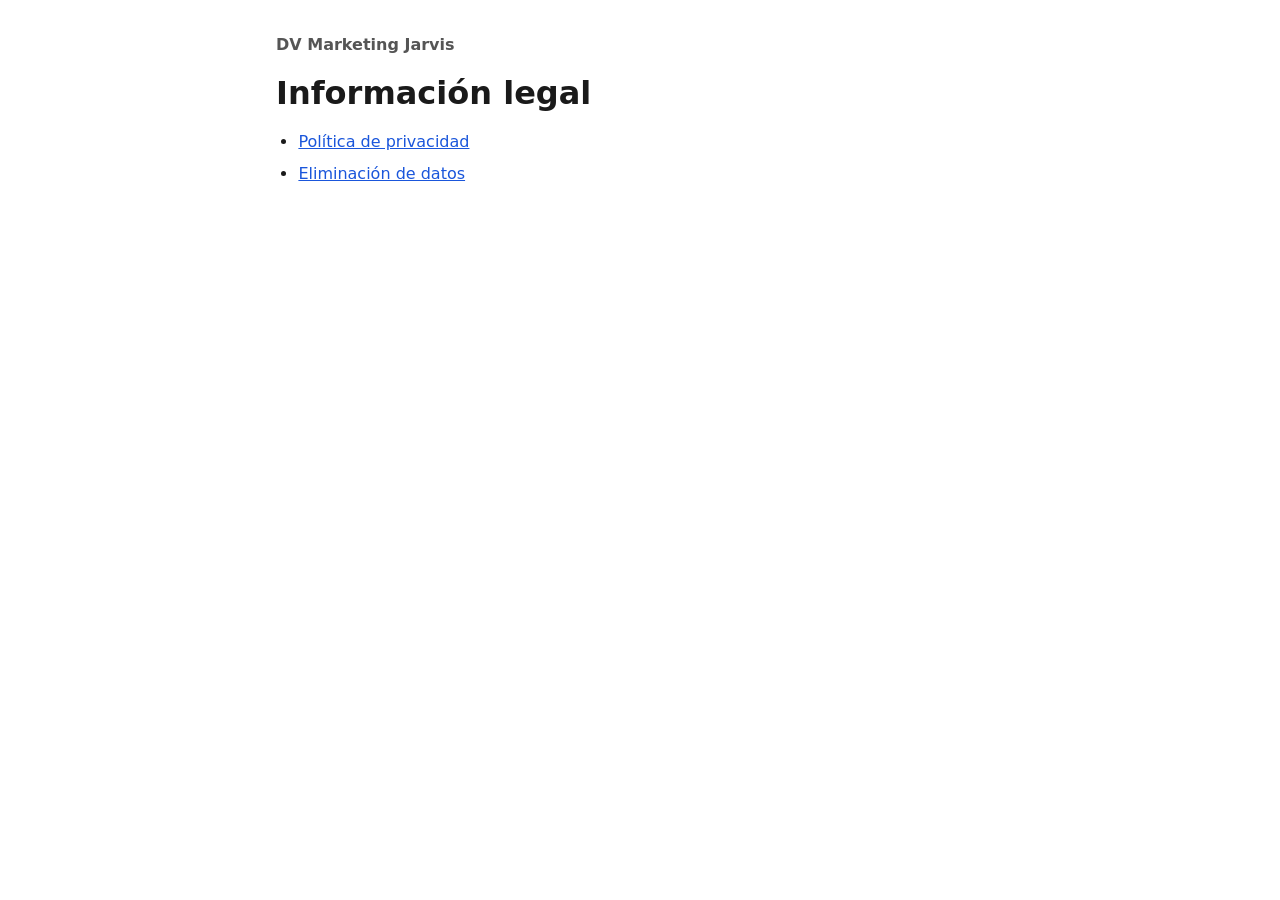
<file: index.html>
<!doctype html>
<html lang="es">
<head>
<meta charset="utf-8">
<meta name="viewport" content="width=device-width, initial-scale=1">
<title>DV Marketing Jarvis — Legal</title>
<link rel="stylesheet" href="style.css">
</head>
<body>
<header>DV Marketing Jarvis</header>
<main>
<h1>Información legal</h1>
<ul>
<li><a href="privacidad.html">Política de privacidad</a></li>
<li><a href="eliminacion-de-datos.html">Eliminación de datos</a></li>
</ul>
</main>
</body>
</html>
</file>
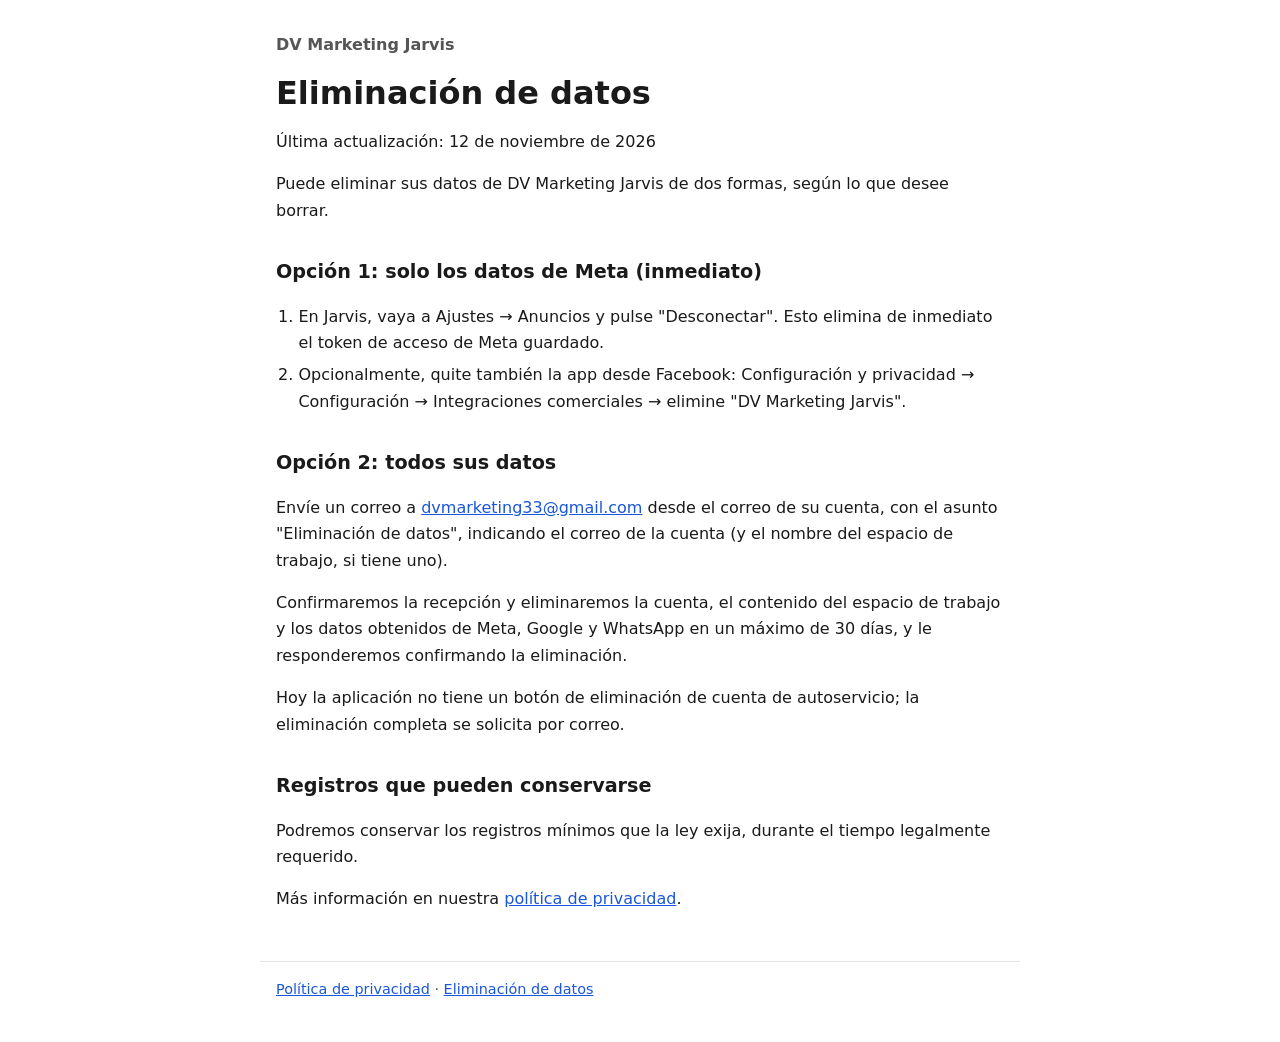
<file: eliminacion-de-datos.html>
<!doctype html>
<html lang="es">
<head>
<meta charset="utf-8">
<meta name="viewport" content="width=device-width, initial-scale=1">
<title>Eliminación de datos — DV Marketing Jarvis</title>
<link rel="stylesheet" href="style.css">
</head>
<body>
<header>DV Marketing Jarvis</header>
<main>
<h1>Eliminación de datos</h1>
<p>Última actualización: 12 de noviembre de 2026</p>
<p>Puede eliminar sus datos de DV Marketing Jarvis de dos formas, según lo que desee borrar.</p>

<h2>Opción 1: solo los datos de Meta (inmediato)</h2>
<ol>
<li>En Jarvis, vaya a Ajustes → Anuncios y pulse "Desconectar". Esto elimina de inmediato el token de acceso de Meta guardado.</li>
<li>Opcionalmente, quite también la app desde Facebook: Configuración y privacidad → Configuración → Integraciones comerciales → elimine "DV Marketing Jarvis".</li>
</ol>

<h2>Opción 2: todos sus datos</h2>
<p>Envíe un correo a <a href="mailto:dvmarketing33@gmail.com">dvmarketing33@gmail.com</a> desde el correo de su cuenta, con el asunto "Eliminación de datos", indicando el correo de la cuenta (y el nombre del espacio de trabajo, si tiene uno).</p>
<p>Confirmaremos la recepción y eliminaremos la cuenta, el contenido del espacio de trabajo y los datos obtenidos de Meta, Google y WhatsApp en un máximo de 30 días, y le responderemos confirmando la eliminación.</p>
<p>Hoy la aplicación no tiene un botón de eliminación de cuenta de autoservicio; la eliminación completa se solicita por correo.</p>

<h2>Registros que pueden conservarse</h2>
<p>Podremos conservar los registros mínimos que la ley exija, durante el tiempo legalmente requerido.</p>

<p>Más información en nuestra <a href="privacidad.html">política de privacidad</a>.</p>
</main>
<footer><a href="privacidad.html">Política de privacidad</a> · <a href="eliminacion-de-datos.html">Eliminación de datos</a></footer>
</body>
</html>
</file>
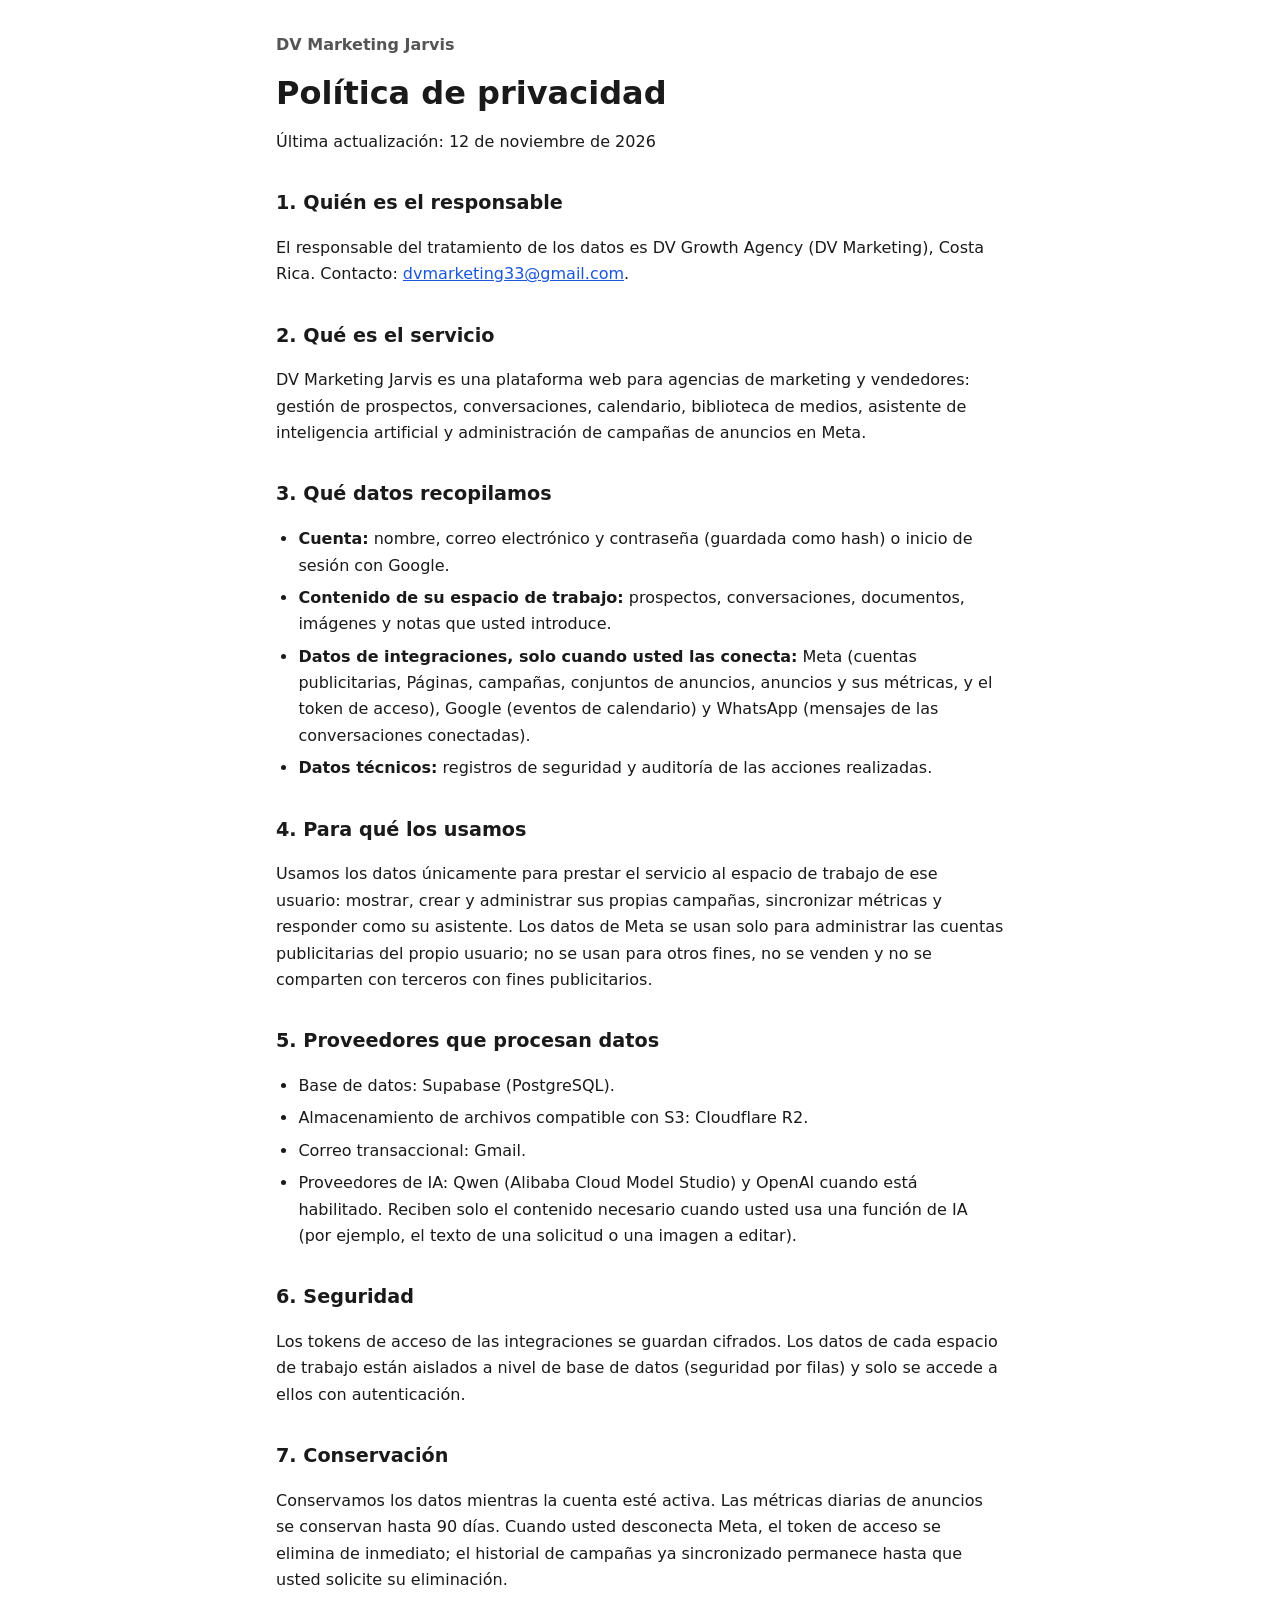
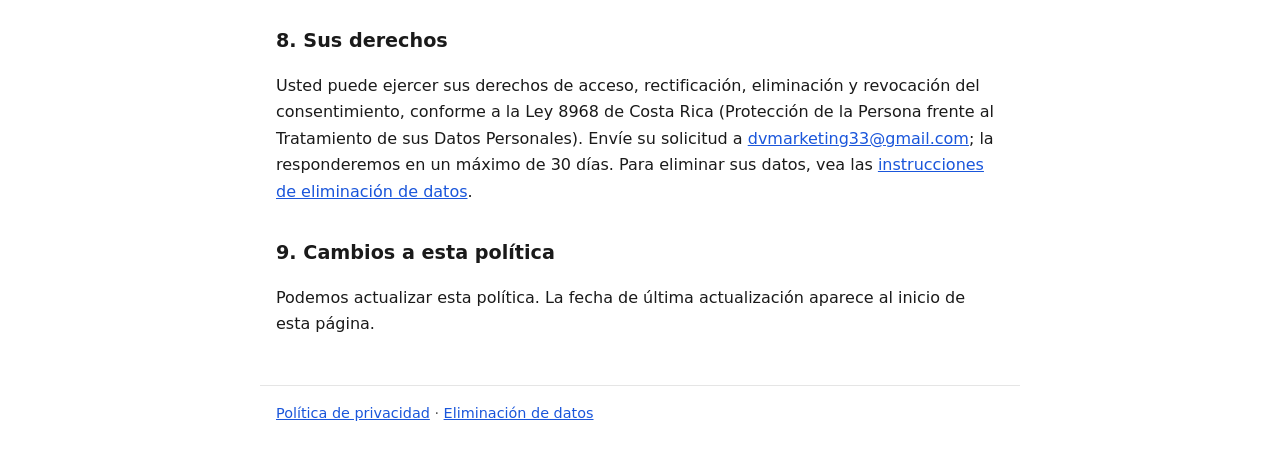
<file: privacidad.html>
<!doctype html>
<html lang="es">
<head>
<meta charset="utf-8">
<meta name="viewport" content="width=device-width, initial-scale=1">
<title>Política de privacidad — DV Marketing Jarvis</title>
<link rel="stylesheet" href="style.css">
</head>
<body>
<header>DV Marketing Jarvis</header>
<main>
<h1>Política de privacidad</h1>
<p>Última actualización: 12 de noviembre de 2026</p>

<h2>1. Quién es el responsable</h2>
<p>El responsable del tratamiento de los datos es DV Growth Agency (DV Marketing), Costa Rica.
Contacto: <a href="mailto:dvmarketing33@gmail.com">dvmarketing33@gmail.com</a>.</p>

<h2>2. Qué es el servicio</h2>
<p>DV Marketing Jarvis es una plataforma web para agencias de marketing y vendedores: gestión de prospectos, conversaciones, calendario, biblioteca de medios, asistente de inteligencia artificial y administración de campañas de anuncios en Meta.</p>

<h2>3. Qué datos recopilamos</h2>
<ul>
<li><strong>Cuenta:</strong> nombre, correo electrónico y contraseña (guardada como hash) o inicio de sesión con Google.</li>
<li><strong>Contenido de su espacio de trabajo:</strong> prospectos, conversaciones, documentos, imágenes y notas que usted introduce.</li>
<li><strong>Datos de integraciones, solo cuando usted las conecta:</strong> Meta (cuentas publicitarias, Páginas, campañas, conjuntos de anuncios, anuncios y sus métricas, y el token de acceso), Google (eventos de calendario) y WhatsApp (mensajes de las conversaciones conectadas).</li>
<li><strong>Datos técnicos:</strong> registros de seguridad y auditoría de las acciones realizadas.</li>
</ul>

<h2>4. Para qué los usamos</h2>
<p>Usamos los datos únicamente para prestar el servicio al espacio de trabajo de ese usuario: mostrar, crear y administrar sus propias campañas, sincronizar métricas y responder como su asistente. Los datos de Meta se usan solo para administrar las cuentas publicitarias del propio usuario; no se usan para otros fines, no se venden y no se comparten con terceros con fines publicitarios.</p>

<h2>5. Proveedores que procesan datos</h2>
<ul>
<li>Base de datos: Supabase (PostgreSQL).</li>
<li>Almacenamiento de archivos compatible con S3: Cloudflare R2.</li>
<li>Correo transaccional: Gmail.</li>
<li>Proveedores de IA: Qwen (Alibaba Cloud Model Studio) y OpenAI cuando está habilitado. Reciben solo el contenido necesario cuando usted usa una función de IA (por ejemplo, el texto de una solicitud o una imagen a editar).</li>
</ul>

<h2>6. Seguridad</h2>
<p>Los tokens de acceso de las integraciones se guardan cifrados. Los datos de cada espacio de trabajo están aislados a nivel de base de datos (seguridad por filas) y solo se accede a ellos con autenticación.</p>

<h2>7. Conservación</h2>
<p>Conservamos los datos mientras la cuenta esté activa. Las métricas diarias de anuncios se conservan hasta 90 días. Cuando usted desconecta Meta, el token de acceso se elimina de inmediato; el historial de campañas ya sincronizado permanece hasta que usted solicite su eliminación.</p>

<h2>8. Sus derechos</h2>
<p>Usted puede ejercer sus derechos de acceso, rectificación, eliminación y revocación del consentimiento, conforme a la Ley 8968 de Costa Rica (Protección de la Persona frente al Tratamiento de sus Datos Personales). Envíe su solicitud a <a href="mailto:dvmarketing33@gmail.com">dvmarketing33@gmail.com</a>; la responderemos en un máximo de 30 días. Para eliminar sus datos, vea las <a href="eliminacion-de-datos.html">instrucciones de eliminación de datos</a>.</p>

<h2>9. Cambios a esta política</h2>
<p>Podemos actualizar esta política. La fecha de última actualización aparece al inicio de esta página.</p>
</main>
<footer><a href="privacidad.html">Política de privacidad</a> · <a href="eliminacion-de-datos.html">Eliminación de datos</a></footer>
</body>
</html>
</file>
<file: style.css>
:root { color-scheme: light dark; --fg: #1a1a1a; --muted: #555; --bg: #ffffff; --link: #1a56db; --line: #e5e5e5; }
@media (prefers-color-scheme: dark) { :root { --fg: #ededed; --muted: #a3a3a3; --bg: #0a0a0a; --link: #7aa2ff; --line: #262626; } }
* { box-sizing: border-box; }
body { margin: 0; background: var(--bg); color: var(--fg); font: 16px/1.65 system-ui, -apple-system, "Segoe UI", Roboto, sans-serif; }
header, main, footer { max-width: 760px; margin: 0 auto; padding: 0 16px; }
header { padding-top: 32px; font-weight: 600; color: var(--muted); }
main { padding-top: 16px; padding-bottom: 32px; }
h1 { font-size: 2rem; line-height: 1.2; margin: 0 0 8px; }
h2 { font-size: 1.2rem; margin: 32px 0 8px; }
ul, ol { padding-left: 1.4em; }
li { margin: 6px 0; }
a { color: var(--link); }
footer { border-top: 1px solid var(--line); padding-top: 16px; padding-bottom: 40px; color: var(--muted); font-size: .9rem; }
</file>
